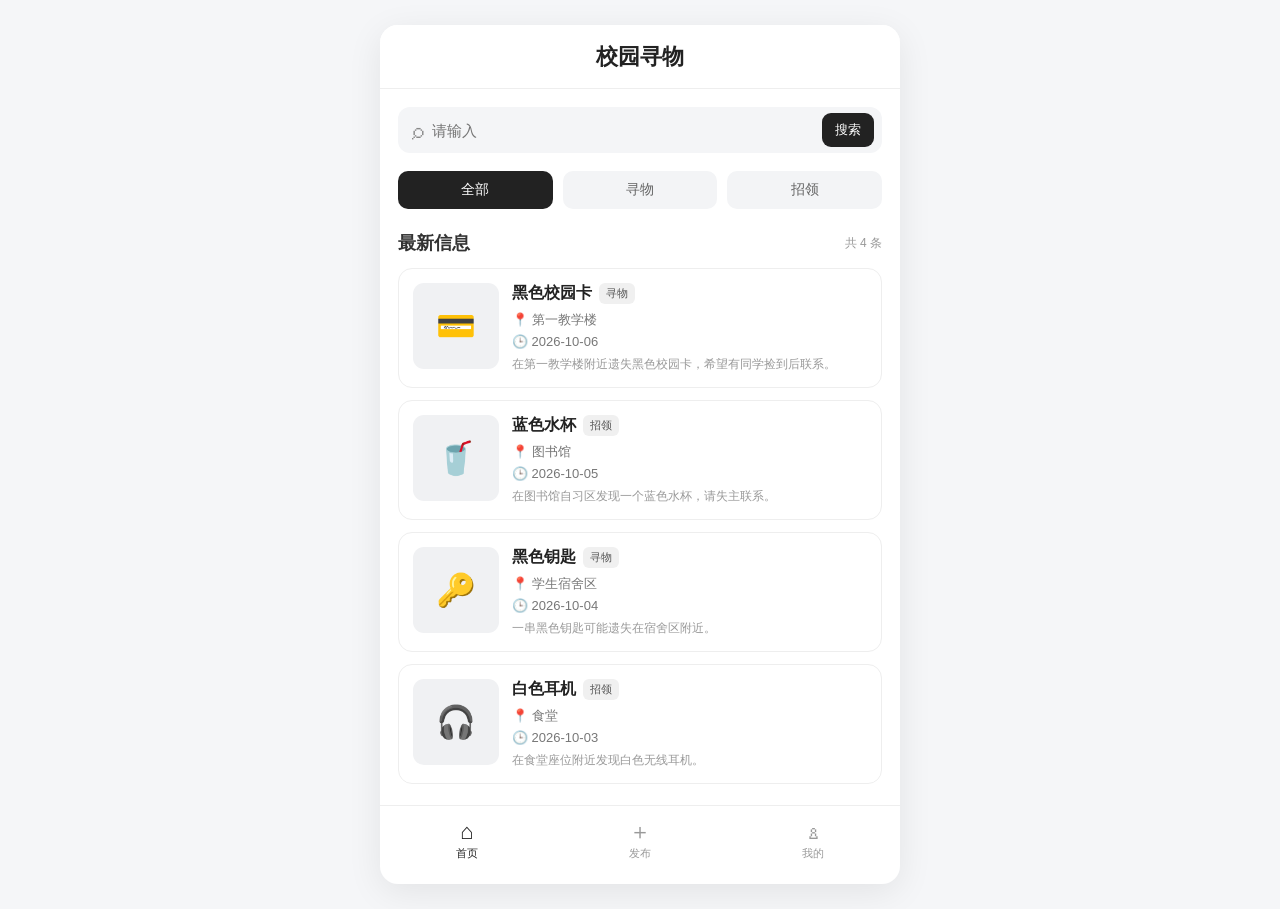
<file: index.html>
<!DOCTYPE html>
<html lang="zh-CN">
<head>
    <meta charset="UTF-8">
    <meta name="viewport" content="width=device-width, initial-scale=1.0">
    <title>校园寻物</title>
    <link rel="stylesheet" href="css/style.css">
</head>
<body>
<div class="app">
    <header class="top-bar">
        <button id="backBtn" class="back-btn" hidden>‹</button>
        <h1 id="pageTitle">校园寻物</h1>
    </header>

    <main class="main-content">
        <section id="homePage">
            <div class="search-box">
                <span class="search-icon">⌕</span>
                <input type="text" id="searchInput" placeholder="请输入">
                <button id="searchBtn">搜索</button>
            </div>

            <div class="category-tabs">
                <button class="category-btn active" data-type="全部">全部</button>
                <button class="category-btn" data-type="寻物">寻物</button>
                <button class="category-btn" data-type="招领">招领</button>
            </div>

            <section class="section">
                <div class="section-title">
                    <h2>最新信息</h2>
                    <span id="resultCount"></span>
                </div>
                <div id="itemList" class="item-list"></div>
            </section>
        </section>

<section id="detailPage" hidden>
    <div id="detailContent"></div>
</section>

<section id="publishPage" hidden>
    <div class="form-card">
        <h2>发布失物招领</h2>
        <p class="form-tip">请填写物品信息，方便同学们查找。</p>

        <form id="publishForm">
            <label for="itemTitle">物品名称 *</label>
            <input id="itemTitle" name="title" type="text"
                   placeholder="例如：黑色校园卡" maxlength="40" required>

            <label for="itemType">信息类型 *</label>
            <select id="itemType" name="type" required>
                <option value="寻物">寻物（我丢失了物品）</option>
                <option value="招领">招领（我捡到了物品）</option>
            </select>

            <label for="itemLocation">地点 *</label>
            <input id="itemLocation" name="location" type="text"
                   placeholder="例如：图书馆二楼" maxlength="80" required>

            <label for="itemDate">日期 *</label>
            <input id="itemDate" name="date" type="date" required>

            <label for="itemDescription">详细描述 *</label>
            <textarea id="itemDescription" name="description"
                      placeholder="请描述物品特征、遗失或捡到的情况"
                      maxlength="500" rows="4" required></textarea>

            <label for="itemContactName">联系人</label>
            <input id="itemContactName" name="contactName" type="text"
                   placeholder="可以填写昵称" maxlength="30">

            <label for="itemContact">联系方式 *</label>
            <input id="itemContact" name="contact" type="text"
                   placeholder="建议使用校园内安全、合适的联系方式"
                   maxlength="100" required>

            <button class="primary-btn" type="submit">提交发布</button>
            <button class="secondary-btn" type="button" id="cancelPublishBtn">
                取消
            </button>
        </form>
    </div>
</section>


<section id="editPage" hidden>
    <div class="form-card">
        <h2>编辑信息</h2>
        <p class="form-tip">修改后点击保存；取消或返回不会保存本次修改。</p>
        <p id="editFeedback" role="alert" hidden></p>
        <form id="editForm">
            <label for="editTitle">物品名称 *</label>
            <input id="editTitle" name="title" type="text" maxlength="40" required>
            <label for="editType">信息类型</label>
            <select id="editType" name="type" disabled>
                <option value="寻物">寻物（我丢失了物品）</option>
                <option value="招领">招领（我捡到了物品）</option>
            </select>
            <label for="editLocation">地点 *</label>
            <input id="editLocation" name="location" type="text" maxlength="80" required>
            <label for="editDate">日期 *</label>
            <input id="editDate" name="date" type="date" required>
            <label for="editDescription">详细描述 *</label>
            <textarea id="editDescription" name="description" maxlength="500" rows="4" required></textarea>
            <label for="editContactName">联系人</label>
            <input id="editContactName" name="contactName" type="text" maxlength="30">
            <label for="editContact">联系方式 *</label>
            <input id="editContact" name="contact" type="text" maxlength="100" required>
            <button class="primary-btn" type="submit">保存修改</button>
            <button class="secondary-btn" type="button" id="cancelEditBtn">取消</button>
        </form>
    </div>
</section>

<section id="successPage" hidden>
    <div class="success-card">
        <div class="success-icon">✓</div>
        <h2>发布成功</h2>
        <p>你的信息已经保存，可以返回首页查看。</p>
        <button class="primary-btn" id="successHomeBtn">返回首页</button>
        <button class="secondary-btn" id="successMineBtn">查看我的发布</button>
    </div>
</section>

<section id="minePage" hidden>
    <div class="section-title">
        <h2>我的发布</h2>
        <span id="mineCount"></span>
    </div>
    <p id="mineFeedback" role="status" hidden></p>
    <div id="mineList" class="item-list"></div>
</section>
    </main>

    <nav class="bottom-nav">
        <button class="nav-btn active" id="homeNavBtn">
            <span>⌂</span>
            <small>首页</small>
        </button>
        <button class="nav-btn" id="publishNavBtn">
            <span>＋</span>
            <small>发布</small>
        </button>
        <button class="nav-btn" id="mineNavBtn">
            <span>♙</span>
            <small>我的</small>
        </button>
    </nav>
</div>

<div id="appModal" class="app-modal-backdrop" hidden>
    <section class="app-modal" role="dialog" aria-modal="true"
             aria-labelledby="appModalTitle" tabindex="-1">
        <h2 id="appModalTitle">状态更新成功</h2>
        <p id="appModalMessage"></p>
        <div class="app-modal-actions">
            <button id="appModalCancel" type="button" class="secondary-btn" hidden>取消</button>
            <button id="appModalClose" type="button" class="primary-btn">确定</button>
        </div>
    </section>
</div>

<script src="js/data.js"></script>
<script src="js/app.js"></script>
</body>
</html>
</file>
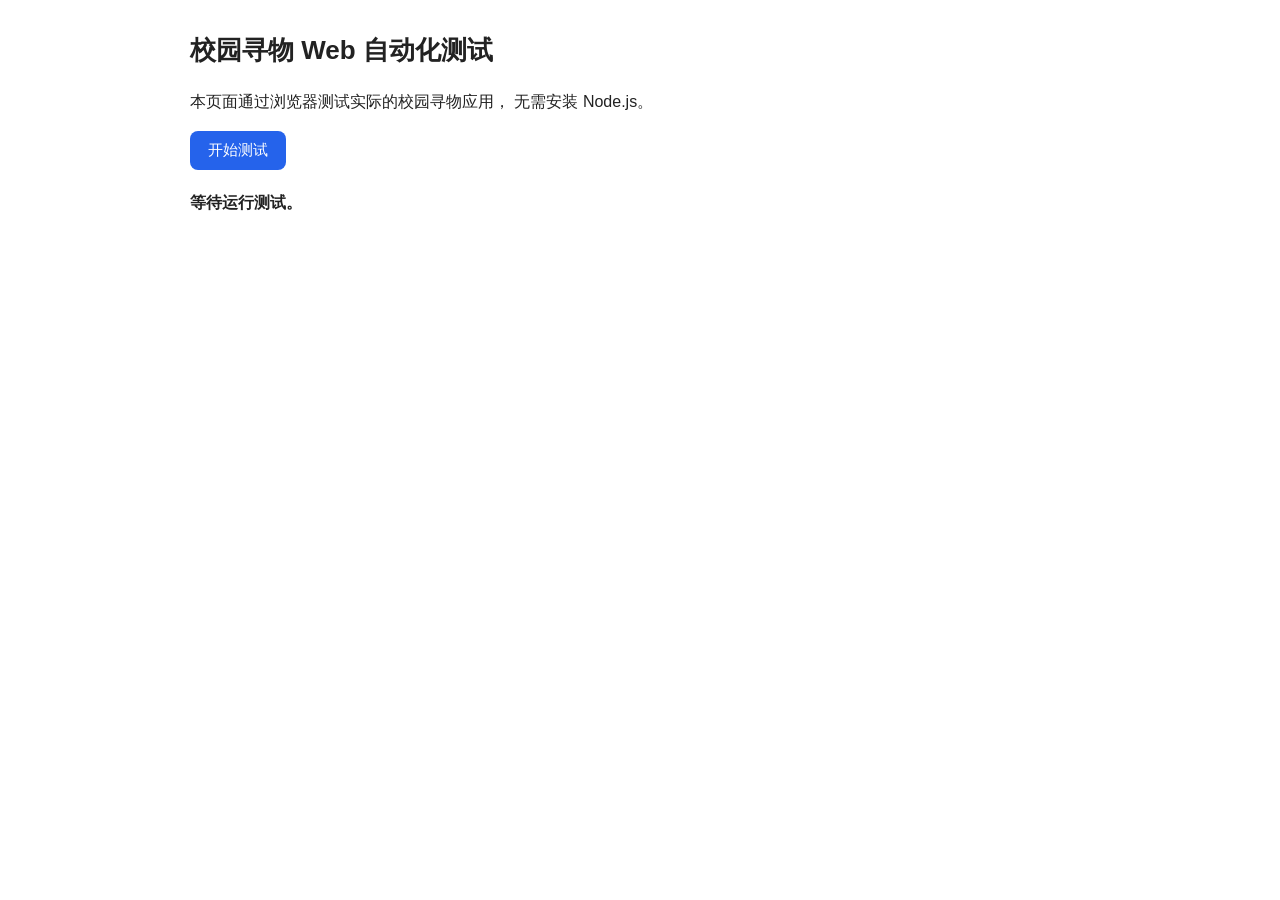
<file: tests/test.html>
<!DOCTYPE html>
<html lang="zh-CN">
<head>
    <meta charset="UTF-8">
    <meta name="viewport" content="width=device-width, initial-scale=1.0">
    <title>校园寻物自动化测试</title>
    <style>
        body {
            max-width: 900px;
            margin: 30px auto;
            padding: 0 20px;
            font-family: -apple-system, BlinkMacSystemFont, "Segoe UI",
                sans-serif;
            color: #222;
            line-height: 1.6;
        }

        h1 {
            font-size: 26px;
        }

        button {
            padding: 10px 18px;
            border: 0;
            border-radius: 8px;
            background: #2563eb;
            color: white;
            cursor: pointer;
            font-size: 15px;
        }

        #summary {
            margin: 20px 0;
            font-weight: bold;
        }

        #results {
            padding: 0;
            list-style: none;
        }

        #results li {
            margin: 10px 0;
            padding: 12px;
            border: 1px solid #ddd;
            border-radius: 8px;
        }

        .pass {
            color: #15803d;
        }

        .fail {
            color: #b91c1c;
        }

        #details {
            white-space: pre-wrap;
            overflow-wrap: anywhere;
        }

        iframe {
            position: absolute;
            width: 1px;
            height: 1px;
            left: -10000px;
            border: 0;
        }
    </style>
</head>
<body>
    <h1>校园寻物 Web 自动化测试</h1>

    <p>
        本页面通过浏览器测试实际的校园寻物应用，
        无需安装 Node.js。
    </p>

    <button id="runTests" type="button">开始测试</button>

    <div id="summary">等待运行测试。</div>
    <ol id="results"></ol>
    <pre id="details"></pre>

    <iframe id="appFrame" title="待测试的校园寻物应用"></iframe>

    <script src="browser-test.js"></script>
</body>
</html>
</file>
<file: css/style.css>
* {
    box-sizing: border-box;
    margin: 0;
    padding: 0;
}

[hidden] {
    display: none !important;
}

body {
    font-family: -apple-system, BlinkMacSystemFont, "Segoe UI",
        "PingFang SC", "Microsoft YaHei", sans-serif;
    background: #f5f6f8;
    color: #333;
}

button, input {
    font-family: inherit;
}

button {
    border: none;
    cursor: pointer;
}

.app {
    width: 100%;
    max-width: 520px;
    min-height: 100vh;
    margin: 0 auto;
    background: #fff;
    position: relative;
}

.top-bar {
    height: 64px;
    display: flex;
    align-items: center;
    justify-content: center;
    position: relative;
    border-bottom: 1px solid #eee;
    background: #fff;
}

.top-bar h1 {
    font-size: 22px;
    font-weight: 600;
    color: #222;
}

.back-btn {
    position: absolute;
    left: 16px;
    top: 10px;
    width: 42px;
    height: 42px;
    background: #f3f4f6;
    border-radius: 12px;
    font-size: 30px;
    color: #333;
}

.main-content {
    padding: 18px 18px 100px;
}

.search-box {
    display: flex;
    align-items: center;
    height: 46px;
    background: #f4f5f7;
    border-radius: 12px;
    padding: 0 8px 0 14px;
    margin-bottom: 18px;
}

.search-icon {
    font-size: 23px;
    color: #888;
    margin-right: 8px;
}

.search-box input {
    flex: 1;
    min-width: 0;
    border: none;
    outline: none;
    background: transparent;
    font-size: 15px;
}

.search-box button {
    background: #222;
    color: #fff;
    border-radius: 9px;
    padding: 8px 13px;
    font-size: 13px;
}

.category-tabs {
    display: flex;
    gap: 10px;
    margin-bottom: 22px;
}

.category-btn {
    flex: 1;
    height: 38px;
    border-radius: 10px;
    background: #f3f4f6;
    color: #666;
    font-size: 14px;
}

.category-btn.active {
    background: #222;
    color: #fff;
}

.section-title {
    display: flex;
    align-items: center;
    justify-content: space-between;
    margin-bottom: 13px;
}

.section-title h2 {
    font-size: 18px;
    font-weight: 600;
}

#resultCount {
    font-size: 12px;
    color: #999;
}

.item-list {
    display: flex;
    flex-direction: column;
    gap: 12px;
}

.item-card {
    display: flex;
    gap: 13px;
    padding: 14px;
    border: 1px solid #eee;
    border-radius: 14px;
    background: #fff;
    cursor: pointer;
    transition: transform .15s ease, box-shadow .15s ease;
}

.item-card.item-completed {
    opacity: .62;
    filter: grayscale(.7);
}

.item-card:hover {
    transform: translateY(-1px);
    box-shadow: 0 5px 18px rgba(0, 0, 0, .06);
}

.item-image {
    width: 86px;
    height: 86px;
    flex-shrink: 0;
    border-radius: 11px;
    background: #f0f1f3;
    display: flex;
    align-items: center;
    justify-content: center;
    font-size: 32px;
}

.item-info {
    flex: 1;
    min-width: 0;
}

.item-header {
    display: flex;
    align-items: center;
    flex-wrap: wrap;
    gap: 7px;
    margin-bottom: 7px;
}

.item-title {
    font-size: 16px;
    font-weight: 600;
    color: #222;
}

.type-tag {
    font-size: 11px;
    padding: 3px 7px;
    border-radius: 6px;
    background: #f0f0f0;
    color: #555;
}

.item-location, .item-date {
    font-size: 13px;
    color: #777;
    margin-top: 5px;
}

.item-description {
    font-size: 12px;
    color: #999;
    margin-top: 6px;
    line-height: 1.5;
}

.empty-state {
    text-align: center;
    padding: 55px 20px;
    color: #999;
}

.empty-icon {
    font-size: 40px;
    margin-bottom: 12px;
}

.detail-card {
    padding: 20px;
    border: 1px solid #eee;
    border-radius: 16px;
    background: #fff;
}

.detail-image {
    height: 150px;
    display: flex;
    justify-content: center;
    align-items: center;
    border-radius: 14px;
    background: #f4f5f7;
    font-size: 64px;
    margin-bottom: 20px;
}

.detail-title-row {
    display: flex;
    align-items: center;
    flex-wrap: wrap;
    gap: 10px;
    margin-bottom: 12px;
}

.detail-title {
    font-size: 23px;
    color: #222;
}

.detail-status {
    display: inline-block;
    padding: 5px 9px;
    border-radius: 7px;
    background: #f0f0f0;
    color: #555;
    font-size: 12px;
}

.detail-description {
    margin: 18px 0;
    line-height: 1.9;
    font-size: 15px;
    color: #555;
    overflow-wrap: anywhere;
}

.detail-info-row {
    padding: 13px 0;
    border-bottom: 1px solid #eee;
    font-size: 14px;
    line-height: 1.6;
}

.detail-info-label {
    color: #999;
    margin-right: 10px;
}

.contact-card {
    margin-top: 18px;
    padding: 16px;
    background: #f7f7f8;
    border-radius: 12px;
}

.contact-card h3 {
    font-size: 16px;
    margin-bottom: 10px;
}

.contact-card p {
    font-size: 14px;
    line-height: 1.8;
    color: #666;
}

.primary-btn {
    width: 100%;
    padding: 13px;
    margin-top: 18px;
    border-radius: 11px;
    background: #222;
    color: white;
    font-size: 15px;
}

.secondary-btn {
    width: 100%;
    padding: 12px;
    margin-top: 10px;
    border: 1px solid #ddd;
    border-radius: 11px;
    background: #fff;
    color: #333;
    font-size: 14px;
}

.bottom-nav {
    position: fixed;
    bottom: 0;
    left: 50%;
    transform: translateX(-50%);
    width: 100%;
    max-width: 520px;
    height: 70px;
    display: flex;
    align-items: center;
    justify-content: space-around;
    background: rgba(255, 255, 255, .97);
    border-top: 1px solid #eee;
}

.nav-btn {
    flex: 1;
    height: 100%;
    display: flex;
    flex-direction: column;
    align-items: center;
    justify-content: center;
    background: transparent;
    color: #999;
    gap: 3px;
}

.nav-btn span {
    font-size: 22px;
    line-height: 1;
}

.nav-btn small {
    font-size: 11px;
}

.nav-btn.active {
    color: #222;
}

@media (min-width: 700px) {
    body {
        padding: 25px 0;
    }

    .app {
        min-height: calc(100vh - 50px);
        border-radius: 18px;
        overflow: hidden;
        box-shadow: 0 8px 35px rgba(0, 0, 0, .08);
    }

    .bottom-nav {
        bottom: 25px;
        border-radius: 0 0 18px 18px;
    }
}
.form-card,
.success-card {
    padding: 20px;
    border: 1px solid #eee;
    border-radius: 16px;
    background: #fff;
}

.form-card h2,
.success-card h2 {
    font-size: 21px;
    margin-bottom: 8px;
}

.form-tip {
    color: #999;
    font-size: 13px;
    margin-bottom: 22px;
}

#publishForm label,
#editForm label {
    display: block;
    margin: 17px 0 8px;
    color: #444;
    font-size: 14px;
    font-weight: 600;
}

#publishForm input,
#editForm input,
#publishForm select,
#editForm select,
#publishForm textarea,
#editForm textarea {
    width: 100%;
    padding: 12px;
    border: 1px solid #e2e2e2;
    border-radius: 10px;
    background: #fff;
    color: #333;
    font-size: 14px;
    outline: none;
}

#publishForm input:focus,
#publishForm select:focus,
#publishForm textarea:focus {
    border-color: #777;
}

#publishForm textarea {
    resize: vertical;
    line-height: 1.6;
}

.success-card {
    text-align: center;
    padding: 40px 22px;
}

.success-icon {
    width: 64px;
    height: 64px;
    margin: 0 auto 18px;
    border-radius: 50%;
    background: #e8f5e9;
    color: #258344;
    font-size: 38px;
    line-height: 64px;
}

.success-card p {
    margin: 12px 0 20px;
    color: #777;
    font-size: 14px;
    line-height: 1.7;
}

.mine-item-actions {
    display: flex;
    flex-wrap: wrap;
    gap: 8px;
    margin-top: 10px;
}

.mine-item-actions button {
    padding: 7px 11px;
    border-radius: 8px;
    background: #f1f1f1;
    color: #333;
    font-size: 12px;
}

#editFeedback, #mineFeedback { padding: 12px; margin-bottom: 12px; border-radius: 8px; }
#editFeedback { background: #fff1f0; color: #a12622; }
#mineFeedback { background: #e8f5e9; color: #226638; }
#editType:disabled { background: #f4f5f7; color: #666; }


.app-modal-backdrop {
    position: fixed;
    inset: 0;
    z-index: 1000;
    display: flex;
    align-items: center;
    justify-content: center;
    padding: 20px;
    background: rgba(20, 24, 32, .48);
}

.app-modal-backdrop[hidden] {
    display: none;
}

.app-modal {
    width: min(100%, 360px);
    padding: 24px;
    border-radius: 16px;
    background: #fff;
    box-shadow: 0 18px 55px rgba(0, 0, 0, .24);
}

.app-modal h2 {
    margin-bottom: 12px;
    color: #222;
    font-size: 18px;
}

.app-modal p {
    color: #555;
    line-height: 1.7;
}

.app-modal .primary-btn {
    margin-top: 22px;
}


.app-modal-actions {
    display: flex;
    justify-content: flex-end;
    gap: 10px;
    margin-top: 22px;
}

.app-modal-actions .primary-btn,
.app-modal-actions .secondary-btn {
    width: auto;
    min-width: 84px;
    margin: 0;
    padding: 10px 16px;
}

.app-modal-actions .secondary-btn[hidden] {
    display: none;
}
</file>
